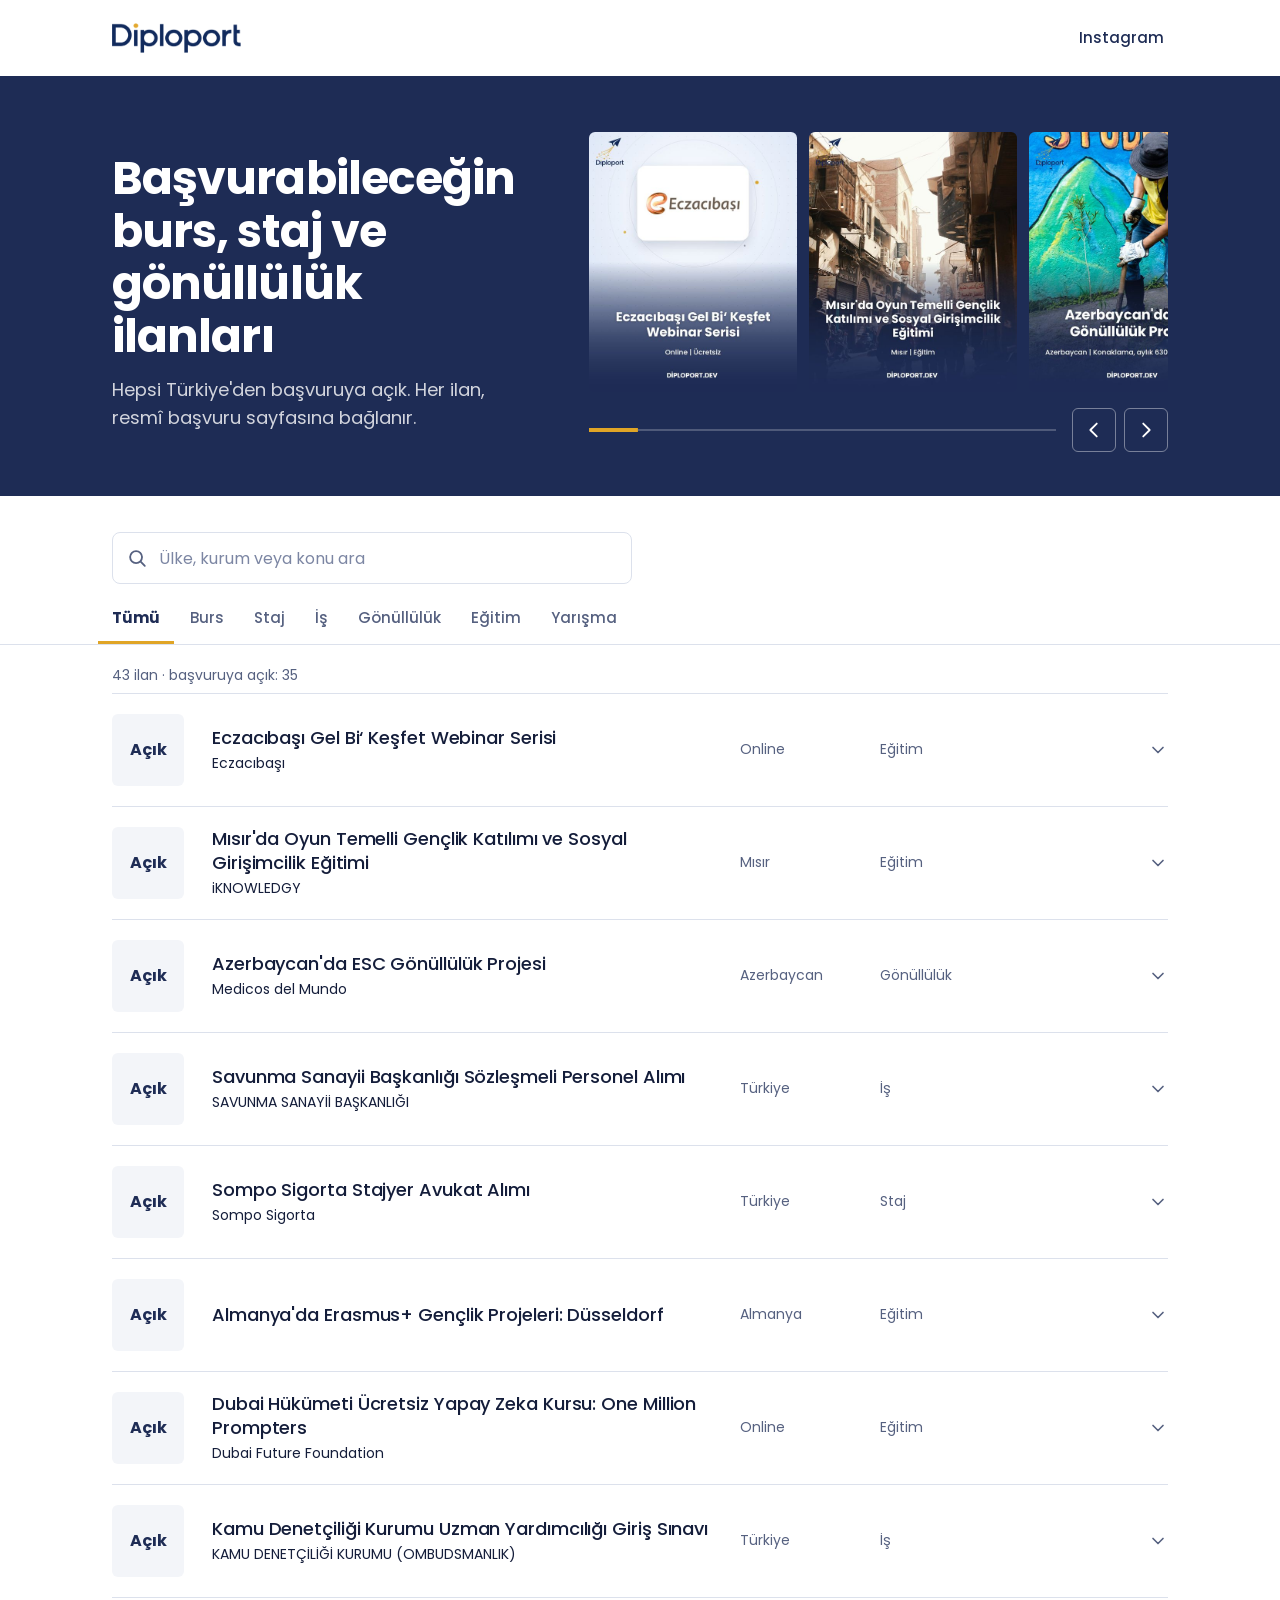
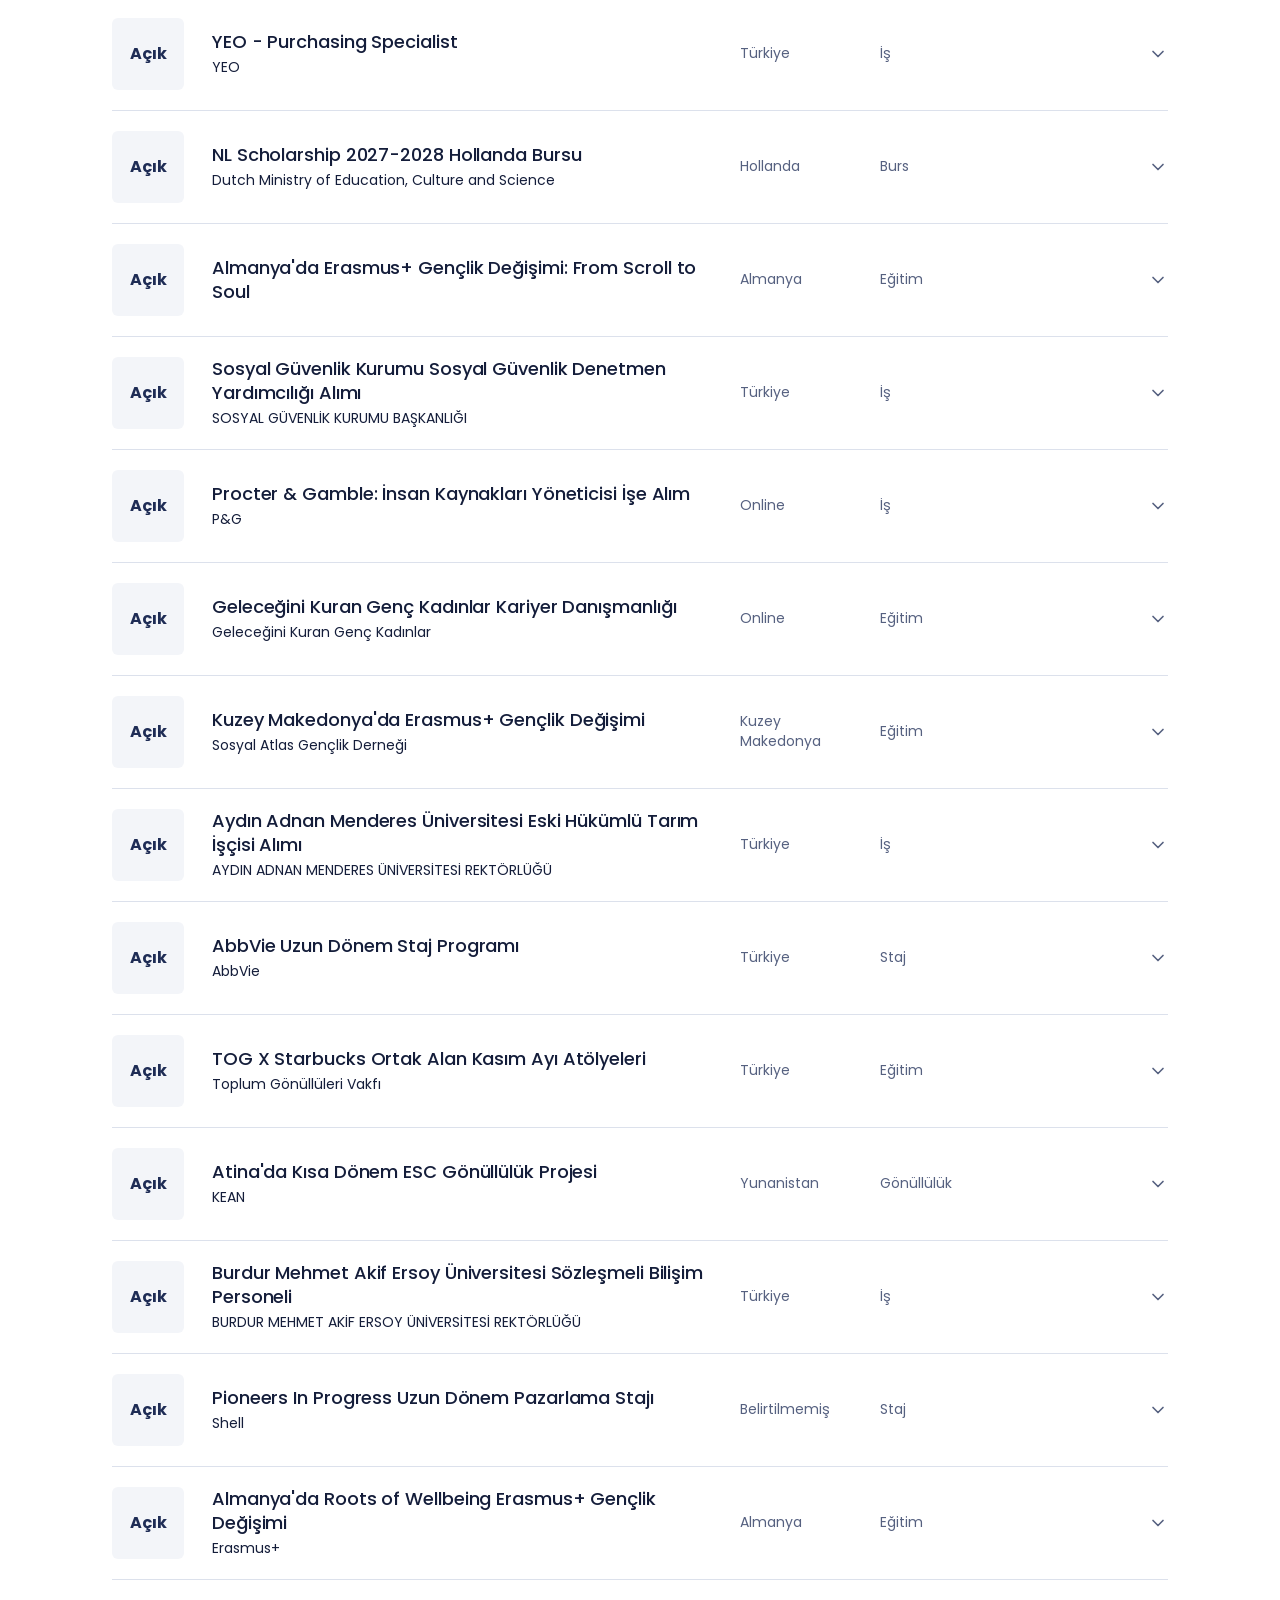
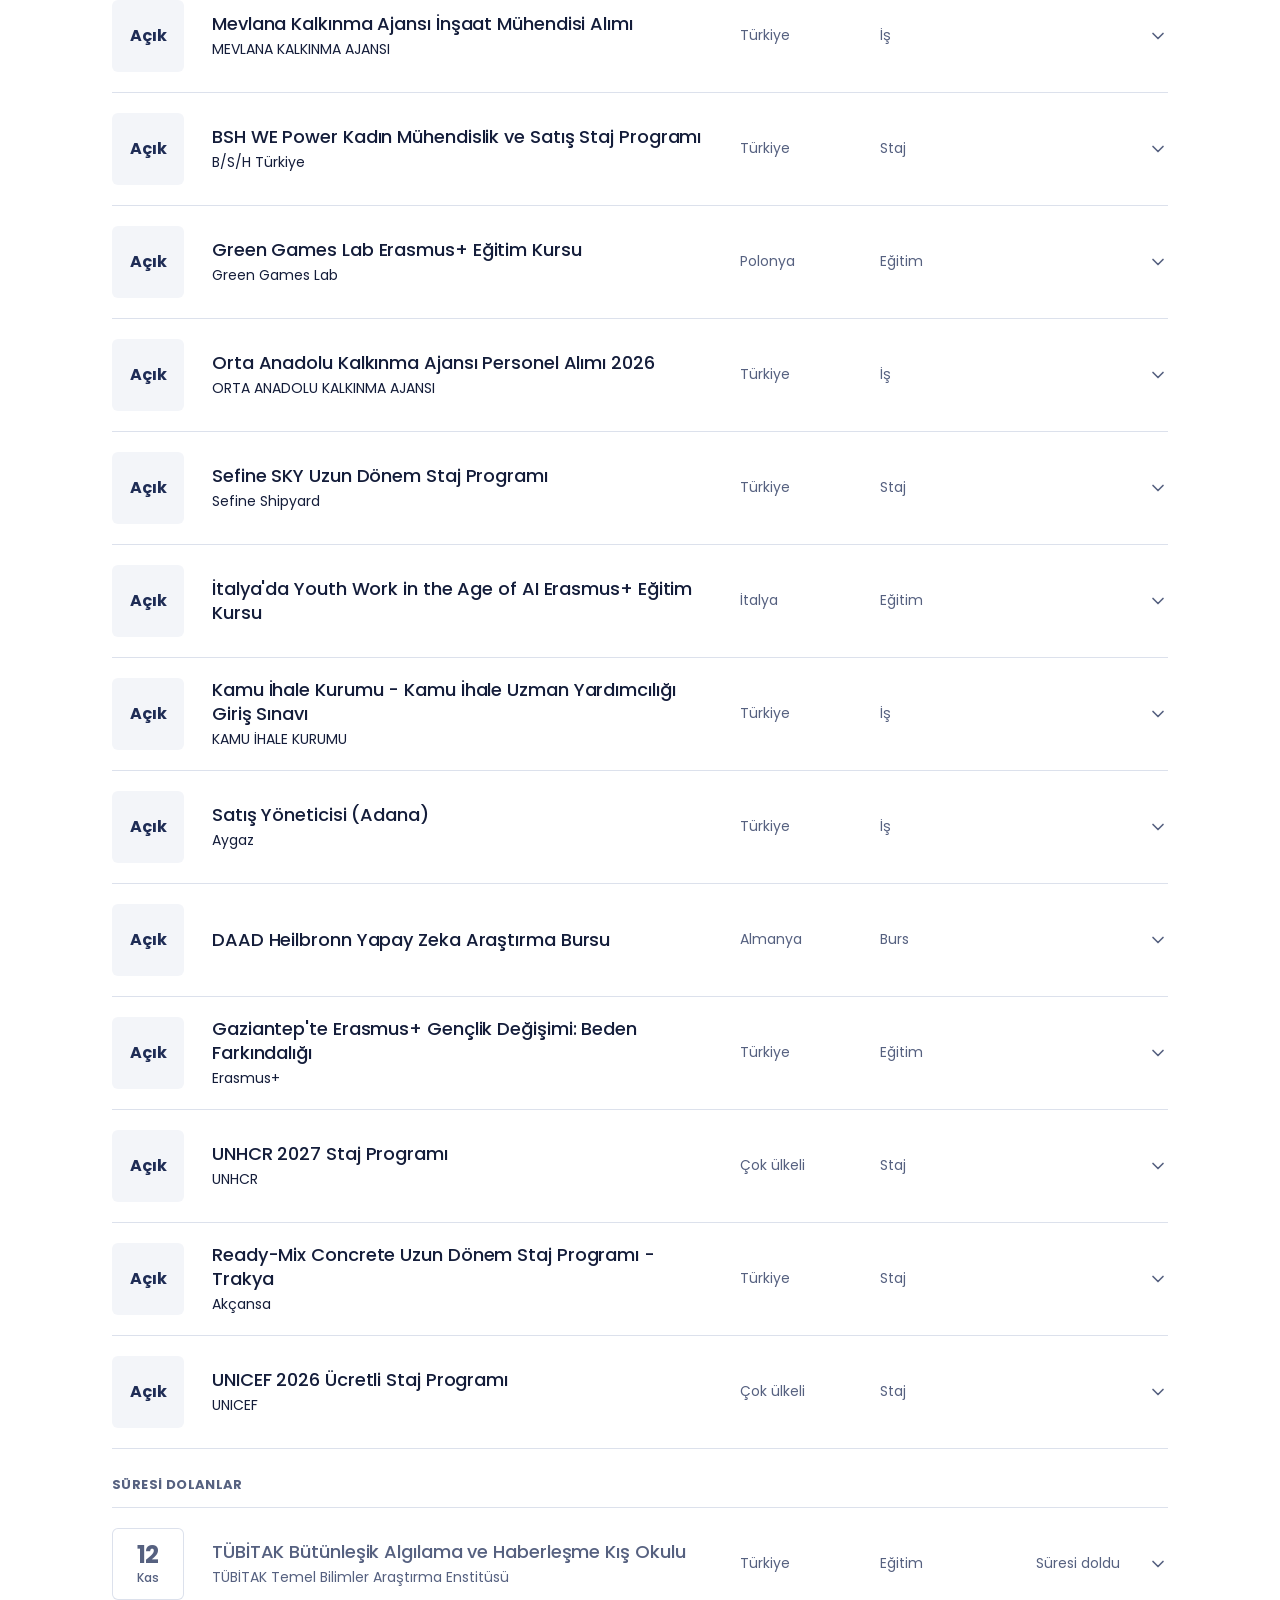
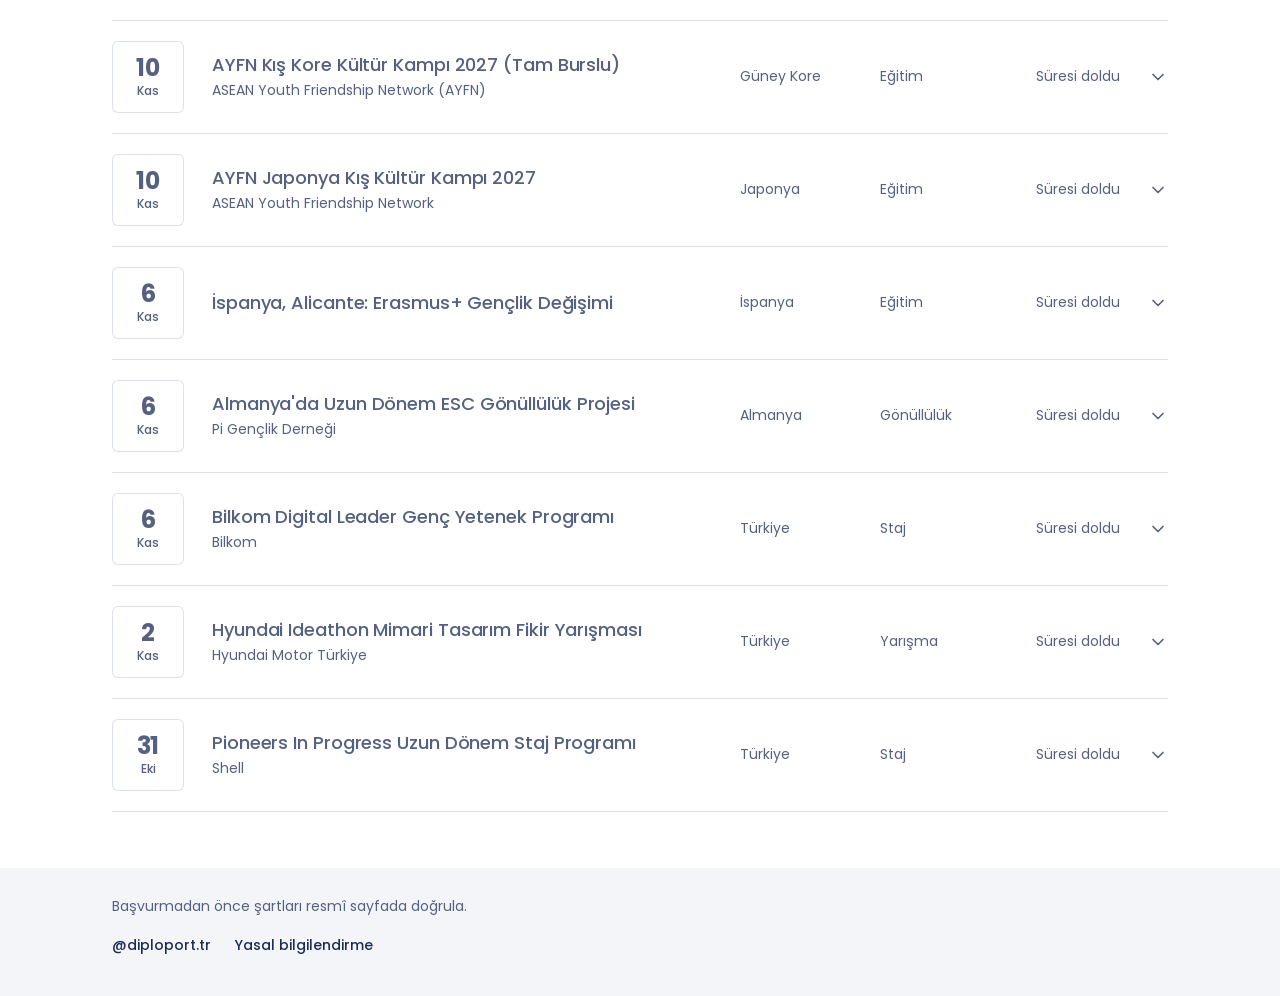
<file: docs/index.html>
<!doctype html>
<html lang="tr">
<head>
<meta charset="utf-8">
<meta name="viewport" content="width=device-width, initial-scale=1, viewport-fit=cover">
<meta http-equiv="Content-Security-Policy" content="default-src 'none'; script-src 'self'; style-src 'self'; img-src 'self' data:; font-src 'self'; connect-src 'self'; manifest-src 'self'; base-uri 'none'; form-action 'none'">
<meta name="referrer" content="strict-origin-when-cross-origin">
<title>Diploport | Burs, staj ve gönüllülük ilanları</title>
<meta name="description" content="Türkiye'den başvurulabilen burs, staj, gönüllülük ve eğitim ilanları. Her ilan resmî başvuru sayfasına bağlanır.">
<meta name="theme-color" content="#1E2C55">
<link rel="canonical" href="https://diploport.dev/">
<meta property="og:type" content="website">
<meta property="og:locale" content="tr_TR">
<meta property="og:site_name" content="Diploport">
<meta property="og:title" content="Diploport | Burs, staj ve gönüllülük ilanları">
<meta property="og:description" content="Türkiye'den başvurulabilen burs, staj, gönüllülük ve eğitim ilanları.">
<meta property="og:url" content="https://diploport.dev/">
<meta property="og:image" content="https://diploport.dev/og.png">
<meta name="twitter:card" content="summary_large_image">
<link rel="icon" type="image/png" href="favicon.png">
<link rel="apple-touch-icon" href="apple-touch-icon.png">
<link rel="preload" href="fonts/poppins-500.woff2" as="font" type="font/woff2" crossorigin>
<link rel="preload" href="fonts/poppins-700.woff2" as="font" type="font/woff2" crossorigin>
<link rel="stylesheet" href="style.css?v=5">
</head>
<body>
<a class="skip" href="#liste">İlanlara geç</a>

<header class="bar">
  <div class="wrap bar-in">
    <a class="logo" href="./" aria-label="Diploport ana sayfa"><img src="logo-wordmark.png" width="340" height="79" alt="Diploport"></a>
    <a class="ig" id="ig" href="https://instagram.com/diploport.tr" rel="noopener">Instagram</a>
  </div>
</header>

<section class="hero">
  <div class="wrap hero-in">
    <div class="hero-text">
      <h1>Başvurabileceğin burs, staj ve gönüllülük ilanları</h1>
      <p>Hepsi Türkiye'den başvuruya açık. Her ilan, resmî başvuru sayfasına bağlanır.</p>
    </div>
    <div class="rail" id="rail" hidden>
      <div class="rail-view" id="railView" role="region" aria-roledescription="kaydırılabilir galeri" aria-label="Son eklenen ilanlar" tabindex="-1">
        <ul class="rail-track" id="railTrack"></ul>
      </div>
      <div class="rail-foot">
        <div class="rail-line" aria-hidden="true"><span id="railThumb"></span></div>
        <div class="rail-btns">
          <button type="button" class="rbtn" id="prev" aria-label="Önceki ilan"><svg viewBox="0 0 24 24" aria-hidden="true"><path d="M15 5l-7 7 7 7"/></svg></button>
          <button type="button" class="rbtn" id="next" aria-label="Sonraki ilan"><svg viewBox="0 0 24 24" aria-hidden="true"><path d="M9 5l7 7-7 7"/></svg></button>
        </div>
      </div>
    </div>
    <div class="soon" id="soon" hidden>
      <p class="soon-t">İlk ilanlar çok yakında burada.</p>
      <p class="soon-s">Yeni ilanları önce Instagram'da paylaşıyoruz.</p>
      <a class="soon-a" id="soonIg" href="https://instagram.com/diploport.tr" rel="noopener">Instagram'da takip et</a>
    </div>
  </div>
</section>

<main id="liste" class="main" tabindex="-1">
  <div class="wrap searchbox" id="searchBox" hidden>
    <form class="search" role="search">
      <label class="sr" for="q">İlanlarda ara</label>
      <svg viewBox="0 0 24 24" aria-hidden="true"><circle cx="11" cy="11" r="6.5"/><path d="M16 16l4.5 4.5"/></svg>
      <input id="q" type="search" placeholder="Ülke, kurum veya konu ara" autocomplete="off" enterkeyhint="search">
    </form>
  </div>
  <nav class="tabs" id="tabsNav" aria-label="Kategori" hidden>
    <div class="wrap"><div class="tabs-in" id="tabs" role="group"></div></div>
  </nav>

  <div class="wrap">
    <p class="count" id="count" aria-live="polite"></p>
    <ul class="list" id="list"></ul>
    <div class="none" id="none" hidden>
      <p>Aramanla eşleşen ilan yok.</p>
      <button type="button" id="clear">Filtreleri temizle</button>
    </div>
  </div>
</main>

<footer class="foot">
  <div class="wrap foot-in">
    <p>Başvurmadan önce şartları resmî sayfada doğrula.</p>
    <div class="foot-links">
      <a id="ig2" href="https://instagram.com/diploport.tr" rel="noopener">@diploport.tr</a>
      <a href="yasal.html">Yasal bilgilendirme</a>
    </div>
  </div>
</footer>
<script src="app.js?v=5" defer></script>
</body>
</html>
</file>
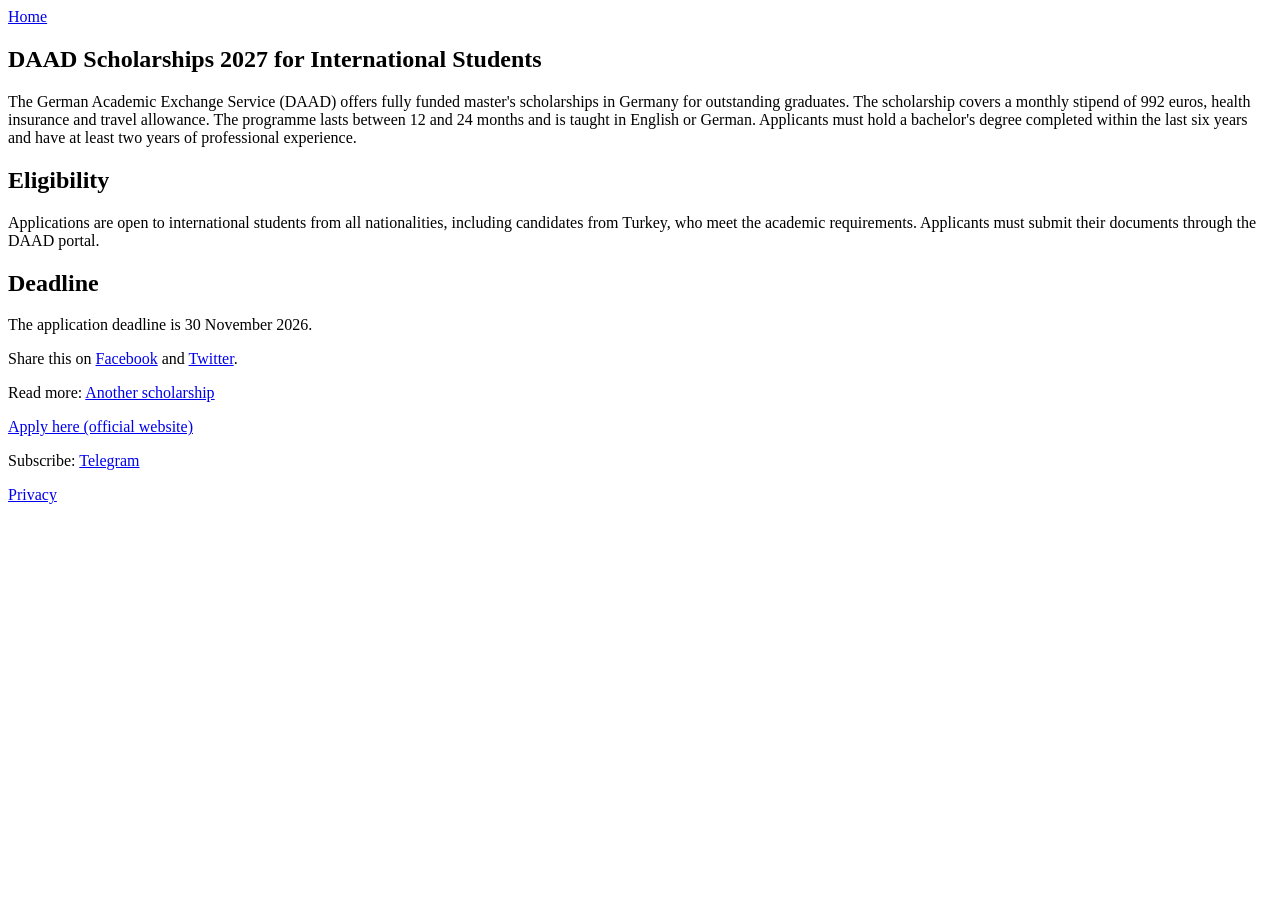
<file: article_daad.html>
<!doctype html>
<html><head><title>DAAD Scholarships 2027 for International Students - Opportunities Corners</title></head>
<body>
<header><nav><a href="https://opportunitiescorners.com/">Home</a></nav></header>
<article>
  <div class="entry-content">
    <h1>DAAD Scholarships 2027 for International Students</h1>
    <p>The German Academic Exchange Service (DAAD) offers fully funded master's scholarships in Germany for
    outstanding graduates. The scholarship covers a monthly stipend of 992 euros, health insurance and travel allowance.
    The programme lasts between 12 and 24 months and is taught in English or German. Applicants must hold a bachelor's
    degree completed within the last six years and have at least two years of professional experience.</p>
    <h2>Eligibility</h2>
    <p>Applications are open to international students from all nationalities, including candidates from Turkey,
    who meet the academic requirements. Applicants must submit their documents through the DAAD portal.</p>
    <h2>Deadline</h2>
    <p>The application deadline is 30 November 2026.</p>
    <p>Share this on <a href="https://www.facebook.com/sharer/sharer.php?u=x">Facebook</a> and
    <a href="https://twitter.com/intent/tweet?url=x">Twitter</a>.</p>
    <p>Read more: <a href="https://opportunitiescorners.com/other-scholarship/">Another scholarship</a></p>
    <p><a href="https://www2.daad.de/deutschland/studienangebote/?utm_source=oc&utm_medium=blog">Apply here (official website)</a></p>
    <p>Subscribe: <a href="https://t.me/opportunitiescorners">Telegram</a></p>
  </div>
</article>
<footer><a href="https://opportunitiescorners.com/privacy">Privacy</a></footer>
</body></html>
</file>
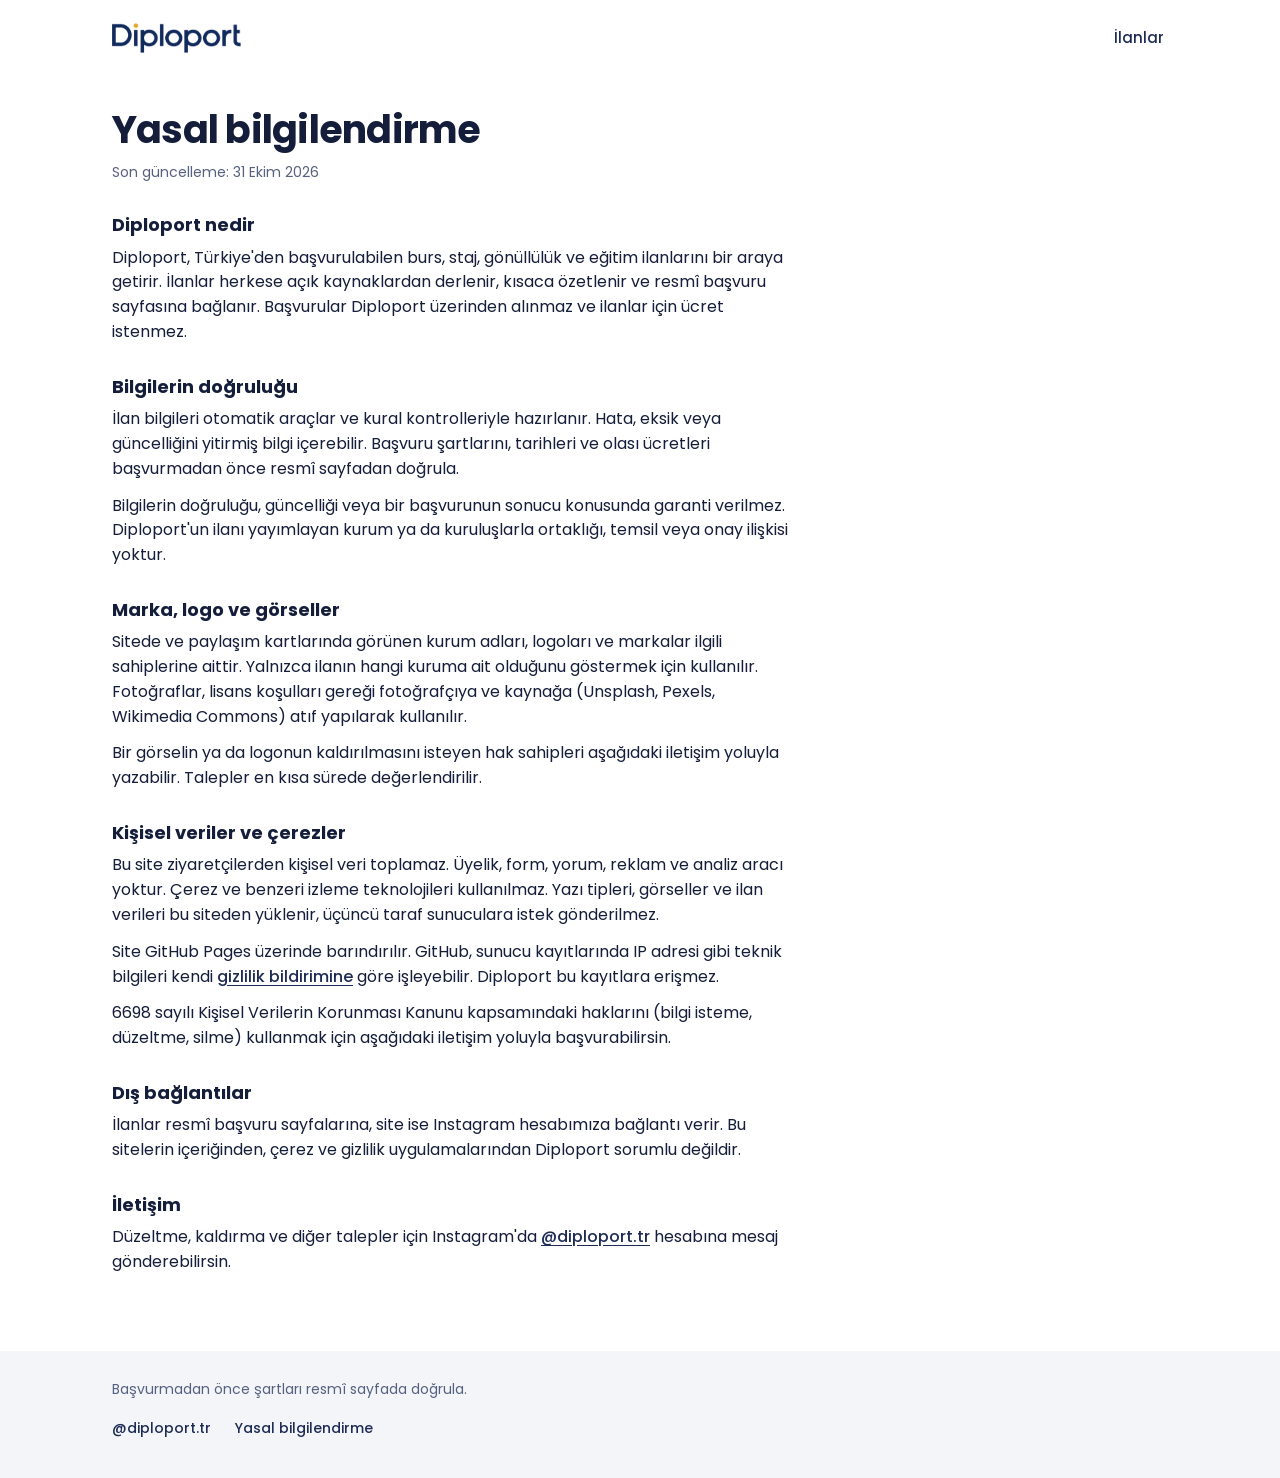
<file: docs/yasal.html>
<!doctype html>
<html lang="tr">
<head>
<meta charset="utf-8">
<meta name="viewport" content="width=device-width, initial-scale=1, viewport-fit=cover">
<meta http-equiv="Content-Security-Policy" content="default-src 'none'; script-src 'self'; style-src 'self'; img-src 'self' data:; font-src 'self'; connect-src 'self'; manifest-src 'self'; base-uri 'none'; form-action 'none'">
<meta name="referrer" content="strict-origin-when-cross-origin">
<title>Yasal bilgilendirme | Diploport</title>
<meta name="description" content="Diploport'un sorumluluk sınırı, marka ve görsel kullanımı, kişisel veriler ve iletişim bilgileri.">
<meta name="theme-color" content="#1E2C55">
<link rel="canonical" href="https://diploport.dev/yasal.html">
<link rel="icon" type="image/png" href="favicon.png">
<link rel="apple-touch-icon" href="apple-touch-icon.png">
<link rel="preload" href="fonts/poppins-500.woff2" as="font" type="font/woff2" crossorigin>
<link rel="preload" href="fonts/poppins-700.woff2" as="font" type="font/woff2" crossorigin>
<link rel="stylesheet" href="style.css?v=5">
</head>
<body>
<header class="bar">
  <div class="wrap bar-in">
    <a class="logo" href="./" aria-label="Diploport ana sayfa"><img src="logo-wordmark.png" width="340" height="79" alt="Diploport"></a>
    <a class="ig" href="./">İlanlar</a>
  </div>
</header>

<main class="doc wrap">
  <h1>Yasal bilgilendirme</h1>
  <p class="upd">Son güncelleme: 31 Ekim 2026</p>

  <h2>Diploport nedir</h2>
  <p>Diploport, Türkiye'den başvurulabilen burs, staj, gönüllülük ve eğitim ilanlarını bir araya getirir. İlanlar herkese açık kaynaklardan derlenir, kısaca özetlenir ve resmî başvuru sayfasına bağlanır. Başvurular Diploport üzerinden alınmaz ve ilanlar için ücret istenmez.</p>

  <h2>Bilgilerin doğruluğu</h2>
  <p>İlan bilgileri otomatik araçlar ve kural kontrolleriyle hazırlanır. Hata, eksik veya güncelliğini yitirmiş bilgi içerebilir. Başvuru şartlarını, tarihleri ve olası ücretleri başvurmadan önce resmî sayfadan doğrula.</p>
  <p>Bilgilerin doğruluğu, güncelliği veya bir başvurunun sonucu konusunda garanti verilmez. Diploport'un ilanı yayımlayan kurum ya da kuruluşlarla ortaklığı, temsil veya onay ilişkisi yoktur.</p>

  <h2>Marka, logo ve görseller</h2>
  <p>Sitede ve paylaşım kartlarında görünen kurum adları, logoları ve markalar ilgili sahiplerine aittir. Yalnızca ilanın hangi kuruma ait olduğunu göstermek için kullanılır. Fotoğraflar, lisans koşulları gereği fotoğrafçıya ve kaynağa (Unsplash, Pexels, Wikimedia Commons) atıf yapılarak kullanılır.</p>
  <p>Bir görselin ya da logonun kaldırılmasını isteyen hak sahipleri aşağıdaki iletişim yoluyla yazabilir. Talepler en kısa sürede değerlendirilir.</p>

  <h2>Kişisel veriler ve çerezler</h2>
  <p>Bu site ziyaretçilerden kişisel veri toplamaz. Üyelik, form, yorum, reklam ve analiz aracı yoktur. Çerez ve benzeri izleme teknolojileri kullanılmaz. Yazı tipleri, görseller ve ilan verileri bu siteden yüklenir, üçüncü taraf sunuculara istek gönderilmez.</p>
  <p>Site GitHub Pages üzerinde barındırılır. GitHub, sunucu kayıtlarında IP adresi gibi teknik bilgileri kendi <a href="https://docs.github.com/en/site-policy/privacy-policies/github-general-privacy-statement" rel="noopener">gizlilik bildirimine</a> göre işleyebilir. Diploport bu kayıtlara erişmez.</p>
  <p>6698 sayılı Kişisel Verilerin Korunması Kanunu kapsamındaki haklarını (bilgi isteme, düzeltme, silme) kullanmak için aşağıdaki iletişim yoluyla başvurabilirsin.</p>

  <h2>Dış bağlantılar</h2>
  <p>İlanlar resmî başvuru sayfalarına, site ise Instagram hesabımıza bağlantı verir. Bu sitelerin içeriğinden, çerez ve gizlilik uygulamalarından Diploport sorumlu değildir.</p>

  <h2>İletişim</h2>
  <p>Düzeltme, kaldırma ve diğer talepler için Instagram'da <a id="igc" href="https://instagram.com/diploport.tr" rel="noopener">@diploport.tr</a> hesabına mesaj gönderebilirsin.</p>
</main>

<footer class="foot">
  <div class="wrap foot-in">
    <p>Başvurmadan önce şartları resmî sayfada doğrula.</p>
    <div class="foot-links">
      <a href="https://instagram.com/diploport.tr" rel="noopener">@diploport.tr</a>
      <a href="yasal.html" aria-current="page">Yasal bilgilendirme</a>
    </div>
  </div>
</footer>
</body>
</html>
</file>
<file: docs/style.css>
@font-face { font-family: "Poppins"; font-weight: 400; font-style: normal; font-display: swap; src: url(fonts/poppins-400.woff2) format("woff2"); }
@font-face { font-family: "Poppins"; font-weight: 500; font-style: normal; font-display: swap; src: url(fonts/poppins-500.woff2) format("woff2"); }
@font-face { font-family: "Poppins"; font-weight: 700; font-style: normal; font-display: swap; src: url(fonts/poppins-700.woff2) format("woff2"); }

:root {
  --navy: #1E2C55;
  --night: #141D3A;
  --gold: #E0A526;
  --paper: #F3F5F9;
  --line: #DCE1EC;
  --mute: #566180;
  --white: #fff;
  --pad: 16px;
  --tabs-h: 52px;
  color-scheme: light;
}
* { box-sizing: border-box; }
html { -webkit-text-size-adjust: 100%; scroll-behavior: smooth; }
body {
  display: flex; flex-direction: column; min-height: 100vh; min-height: 100dvh;
  margin: 0; background: var(--white); color: var(--night);
  font: 400 16px/1.55 "Poppins", system-ui, -apple-system, "Segoe UI", Roboto, sans-serif;
  -webkit-tap-highlight-color: transparent;
}
img { display: block; max-width: 100%; }
button { font: inherit; color: inherit; }
a { color: inherit; }
[hidden] { display: none !important; }
:focus-visible { outline: 3px solid var(--gold); outline-offset: 2px; }

.wrap { width: 100%; max-width: 1120px; margin-inline: auto; padding-inline: var(--pad); }
.sr { position: absolute; width: 1px; height: 1px; overflow: hidden; clip: rect(0 0 0 0); white-space: nowrap; }
.skip { position: absolute; left: 8px; top: -60px; z-index: 10; background: var(--navy); color: var(--white); padding: 10px 16px; border-radius: 6px; }
.skip:focus { top: 8px; }

/* Üst şerit */
.bar { background: var(--white); }
.bar-in { display: flex; align-items: center; justify-content: space-between; min-height: 64px; }
.logo { display: inline-flex; align-items: center; min-height: 44px; }
.logo img { height: 26px; width: auto; }
.ig { display: inline-flex; align-items: center; min-height: 44px; padding-inline: 4px; font-weight: 500; font-size: 15px; text-decoration: none; color: var(--navy); }
.ig:hover { text-decoration: underline; text-underline-offset: 4px; }

/* Lacivert alan: başlık ve kayan kartlar */
.hero { background: var(--navy); color: var(--white); padding: 28px 0 24px; }
.hero h1 { margin: 0; font-weight: 700; font-size: clamp(26px, 7.4vw, 44px); line-height: 1.14; letter-spacing: -0.02em; max-width: 20ch; text-wrap: balance; }
.hero-text p { margin: 14px 0 0; max-width: 36ch; font-size: 16px; line-height: 1.55; color: rgba(255,255,255,.8); }

.rail { margin-top: 26px; }
.rail-view { margin-inline: calc(var(--pad) * -1); overflow-x: auto; overflow-y: hidden; scroll-snap-type: x mandatory; scrollbar-width: none; overscroll-behavior-x: contain; -webkit-overflow-scrolling: touch; scroll-padding-inline: var(--pad); outline: none; }
.rail-view::-webkit-scrollbar { display: none; }
.rail-track { position: relative; display: flex; gap: 12px; margin: 0; padding: 0 var(--pad); list-style: none; width: max-content; min-width: 100%; }
.slide { flex: 0 0 min(66vw, 272px); scroll-snap-align: start; }
.slide a { position: relative; display: block; aspect-ratio: 4 / 5; border-radius: 6px; overflow: hidden; background: rgba(255,255,255,.08); }
.slide img { width: 100%; height: 100%; object-fit: cover; }
.slide.past img { filter: grayscale(.6); opacity: .7; }
.slide a:focus-visible { outline-offset: 3px; }

.rail-foot { display: flex; align-items: center; gap: 16px; margin-top: 16px; }
.rail-line { position: relative; flex: 1; height: 2px; background: rgba(255,255,255,.22); }
.rail-line span { position: absolute; left: 0; top: -1px; height: 4px; width: 100%; background: var(--gold); transform-origin: 0 50%; will-change: transform; }
.rail-btns { display: none; gap: 8px; }
.rbtn { width: 44px; height: 44px; display: inline-grid; place-items: center; background: transparent; border: 1px solid rgba(255,255,255,.4); border-radius: 6px; color: var(--white); cursor: pointer; }
.rbtn:hover { border-color: var(--white); }
.rbtn svg { width: 22px; height: 22px; fill: none; stroke: currentColor; stroke-width: 2; stroke-linecap: round; stroke-linejoin: round; }

.soon { margin-top: 26px; padding: 22px 20px; border: 1px solid rgba(255,255,255,.25); border-radius: 8px; }
.soon p { margin: 0; }
.soon-t { font-size: 20px; line-height: 1.3; font-weight: 700; letter-spacing: -0.01em; }
.soon-s { margin-top: 6px !important; color: rgba(255,255,255,.8); }
.soon-a { display: inline-flex; align-items: center; min-height: 48px; margin-top: 18px; padding-inline: 22px; background: var(--gold); color: var(--navy); font-weight: 700; text-decoration: none; border-radius: 8px; }
.soon-a:hover { background: #ECB43C; }

/* Arama ve kategori */
.searchbox { padding-top: 24px; }
.search { position: relative; }
.search svg { position: absolute; left: 14px; top: 50%; width: 22px; height: 22px; margin-top: -11px; fill: none; stroke: var(--mute); stroke-width: 2; stroke-linecap: round; pointer-events: none; }
.search input { width: 100%; height: 52px; padding: 0 16px 0 46px; font: inherit; font-size: 16px; color: var(--night); background: var(--white); border: 1px solid var(--line); border-radius: 8px; appearance: none; -webkit-appearance: none; }
.search input::placeholder { color: #7C86A3; }
.search input::-webkit-search-cancel-button { height: 18px; width: 18px; }
.search input:focus-visible { outline: 3px solid var(--gold); outline-offset: 0; border-color: var(--navy); }

.tabs { position: sticky; top: 0; z-index: 5; margin-top: 8px; background: var(--white); border-bottom: 1px solid var(--line); }
.tabs-in { display: flex; gap: 2px; margin-inline: -14px; overflow-x: auto; scrollbar-width: none; }
.tabs-in::-webkit-scrollbar { display: none; }
.tab { flex: none; height: var(--tabs-h); padding: 0 14px; background: none; border: 0; border-radius: 0; font-size: 15px; font-weight: 500; color: var(--mute); cursor: pointer; box-shadow: inset 0 -3px 0 transparent; white-space: nowrap; }
.tab[aria-pressed="true"] { color: var(--navy); font-weight: 700; box-shadow: inset 0 -3px 0 var(--gold); }
.tab:hover { color: var(--navy); }

/* Liste */
.count { margin: 20px 0 6px; font-size: 14px; color: var(--mute); min-height: 21px; }
.list { margin: 0 0 56px; padding: 0; list-style: none; border-bottom: 1px solid var(--line); }
.item { border-top: 1px solid var(--line); scroll-margin-top: calc(var(--tabs-h) + 4px); }
.row { display: grid; grid-template-columns: 64px minmax(0, 1fr) 20px; grid-template-areas: "d t v" "d m v"; column-gap: 14px; row-gap: 6px; align-items: start; width: 100%; padding: 16px 0; text-align: left; background: none; border: 0; cursor: pointer; }
.d { grid-area: d; display: flex; flex-direction: column; align-items: center; justify-content: center; width: 64px; height: 64px; background: var(--paper); color: var(--navy); border-radius: 6px; line-height: 1; }
.d b { font-size: 24px; font-weight: 700; letter-spacing: -0.02em; }
.d span { margin-top: 5px; font-size: 12px; font-weight: 500; }
.d.soon7 { background: var(--gold); }
.d.open b { font-size: 16px; letter-spacing: 0; }
.d.past { background: transparent; box-shadow: inset 0 0 0 1px var(--line); color: var(--mute); }
.t { grid-area: t; min-width: 0; }
.t h3 { margin: 0; font-size: 17px; line-height: 1.32; font-weight: 500; letter-spacing: -0.005em; }
.t p { margin: 4px 0 0; font-size: 14px; line-height: 1.4; color: var(--night); }
.m { grid-area: m; display: flex; flex-wrap: wrap; gap: 2px 14px; font-size: 13px; line-height: 1.4; color: var(--mute); }
.m .left { color: var(--navy); font-weight: 700; }
.item.past .t h3, .item.past .t p { color: var(--mute); }
.sep { padding: 26px 0 12px; border-top: 1px solid var(--line); font-size: 13px; font-weight: 700; letter-spacing: .03em; text-transform: uppercase; color: var(--mute); }
.v { grid-area: v; align-self: center; width: 20px; height: 20px; fill: none; stroke: var(--mute); stroke-width: 2; stroke-linecap: round; stroke-linejoin: round; transition: transform .18s ease; }
.row[aria-expanded="true"] .v { transform: rotate(180deg); }
.row:hover .t h3 { text-decoration: underline; text-decoration-thickness: 1px; text-underline-offset: 3px; }

.more { margin: 0 0 18px; padding: 18px 16px 20px; background: var(--paper); border-radius: 8px; }
.more .sum { margin: 0; max-width: 62ch; font-size: 16px; line-height: 1.65; }
.more ul { margin: 14px 0 0; padding: 0; list-style: none; max-width: 62ch; }
.more li { position: relative; padding-left: 20px; margin-top: 8px; font-size: 15px; line-height: 1.55; }
.more li::before { content: ""; position: absolute; left: 2px; top: .62em; width: 7px; height: 7px; background: var(--gold); }
.facts { display: grid; grid-template-columns: max-content 1fr; gap: 6px 16px; margin: 18px 0 0; font-size: 14px; line-height: 1.45; }
.facts dt { color: var(--mute); }
.facts dd { margin: 0; font-weight: 500; }
.go { display: flex; align-items: center; justify-content: center; min-height: 52px; margin-top: 20px; padding-inline: 24px; background: var(--navy); color: var(--white); font-weight: 700; text-decoration: none; border-radius: 8px; }
.go:hover { background: #26386B; }
.go.alt { background: transparent; color: var(--navy); box-shadow: inset 0 0 0 1.5px var(--navy); }
.go.alt:hover { background: var(--white); }
.ended-note { margin: 16px 0 0; font-size: 14px; line-height: 1.5; color: var(--mute); }
.src { margin: 12px 0 0; font-size: 13px; color: var(--mute); }

.none { padding: 40px 0 64px; }
.none p { margin: 0 0 14px; font-size: 18px; font-weight: 500; }
.none button { min-height: 48px; padding-inline: 20px; background: var(--white); border: 1px solid var(--navy); border-radius: 8px; color: var(--navy); font-weight: 700; cursor: pointer; }

.foot { margin-top: auto; background: var(--paper); padding: 28px 0 calc(28px + env(safe-area-inset-bottom)); }
.foot-in { display: flex; flex-direction: column; gap: 6px; font-size: 14px; color: var(--mute); }
.foot p { margin: 0; }
.foot-links { display: flex; flex-wrap: wrap; gap: 0 24px; }
.foot a { display: inline-flex; align-items: center; min-height: 44px; font-weight: 500; color: var(--navy); text-decoration: none; width: max-content; }
.foot a:hover { text-decoration: underline; text-underline-offset: 4px; }

/* Yasal sayfa */
.doc { padding-top: 32px; padding-bottom: 64px; }
.doc h1 { margin: 0; font-size: clamp(26px, 7vw, 38px); line-height: 1.15; font-weight: 700; letter-spacing: -0.02em; }
.doc .upd { margin: 10px 0 30px; font-size: 14px; color: var(--mute); }
.doc h2 { margin: 30px 0 8px; font-size: 18px; line-height: 1.35; font-weight: 700; }
.doc p { max-width: 68ch; margin: 0 0 12px; }
.doc a { color: var(--navy); font-weight: 500; text-decoration: underline; text-underline-offset: 3px; }

/* Geniş ekran */
@media (min-width: 900px) {
  :root { --pad: 32px; }
  .bar-in { min-height: 76px; }
  .logo img { height: 30px; }
  .hero { padding: 56px 0 44px; }
  .hero-in { display: grid; grid-template-columns: minmax(0, 5fr) minmax(0, 7fr); gap: 64px; align-items: center; }
  .hero h1 { font-size: 46px; }
  .hero-text p { font-size: 18px; }
  .rail { margin-top: 0; }
  .rail-view { margin-inline: 0; scroll-padding-inline: 0; }
  .rail-track { padding: 0; }
  .slide { flex-basis: 208px; }
  .rail-btns { display: flex; }
  .soon { margin-top: 0; padding: 32px; }
  .searchbox { padding-top: 36px; }
  .search { max-width: 520px; }

  .row { grid-template-columns: 72px minmax(0, 1fr) 380px 20px; grid-template-areas: "d t m v"; align-items: center; column-gap: 28px; padding: 20px 0; }
  .d { width: 72px; height: 72px; }
  .t h3 { font-size: 18px; }
  .m { display: grid; grid-template-columns: 124px 104px 1fr; column-gap: 16px; align-items: center; font-size: 14px; }
  .m .c { grid-column: 1; }
  .m .k { grid-column: 2; }
  .m .l { grid-column: 3; text-align: right; }
  .more { margin: 0 0 22px 100px; padding: 24px 28px 26px; }
  .go { display: inline-flex; margin-top: 22px; }
}

@media (prefers-reduced-motion: reduce) {
  html { scroll-behavior: auto; }
  .v { transition: none; }
}
</file>
